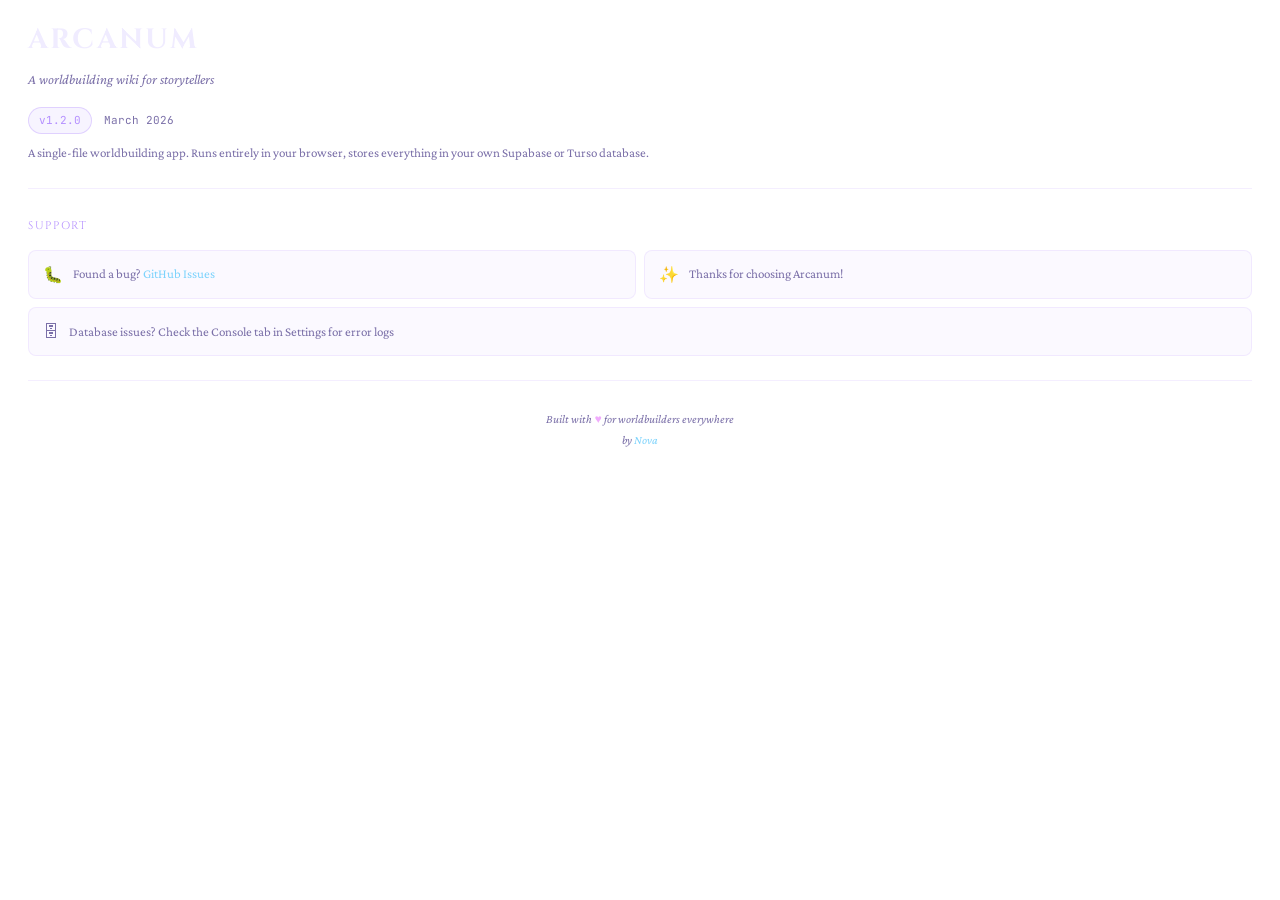
<file: assets/pages/about.html>
<!DOCTYPE html>
<html lang="en">
<head>
<meta charset="UTF-8">
<meta name="viewport" content="width=device-width, initial-scale=1.0">
<title>About — Arcanum</title>
<link href="https://fonts.googleapis.com/css2?family=Cinzel:wght@400;600;700&family=Crimson+Pro:ital,wght@0,300;0,400;0,600;1,300;1,400&family=JetBrains+Mono:wght@300;400&display=swap" rel="stylesheet">
<style>
  * { margin: 0; padding: 0; box-sizing: border-box; }

  :root {
    --void: #04020d;
    --glow: #b48fff;
    --glow2: #7dd3fc;
    --glow3: #f0abfc;
    --text: #d4c8ff;
    --text-dim: #7a6fa8;
    --text-bright: #f0ecff;
    --accent: #c084fc;
    --border: rgba(180,143,255,0.15);
    --border-bright: rgba(180,143,255,0.35);
  }

  body {
    background: transparent;
    color: var(--text);
    font-family: 'Crimson Pro', serif;
    font-size: 15px;
    line-height: 1.7;
    padding: 16px 28px 24px;
    overflow: hidden;
  }

  .section {
    margin-bottom: 28px;
    padding-bottom: 24px;
    border-bottom: 1px solid var(--border);
  }

  .section-title {
    font-family: 'Cinzel', serif;
    font-size: 11px;
    letter-spacing: 0.15em;
    text-transform: uppercase;
    color: var(--glow);
    margin-bottom: 14px;
  }

  .app-name {
    font-family: 'Cinzel', serif;
    font-size: 28px;
    font-weight: 700;
    color: var(--text-bright);
    letter-spacing: 0.08em;
    margin-bottom: 4px;
  }

  .app-tagline {
    font-size: 14px;
    color: var(--text-dim);
    font-style: italic;
    margin-bottom: 16px;
  }

  .version-row {
    display: flex;
    align-items: center;
    gap: 12px;
    margin-bottom: 8px;
  }

  .version-badge {
    font-family: 'JetBrains Mono', monospace;
    font-size: 11px;
    padding: 3px 10px;
    border-radius: 20px;
    background: rgba(180,143,255,0.1);
    border: 1px solid var(--border-bright);
    color: var(--glow);
  }

  .version-date {
    font-family: 'JetBrains Mono', monospace;
    font-size: 11px;
    color: var(--text-dim);
  }

  .support-row {
    display: flex;
    align-items: center;
    gap: 10px;
    padding: 10px 14px;
    background: rgba(180,143,255,0.05);
    border: 1px solid var(--border);
    border-radius: 8px;
    margin-bottom: 8px;
    font-size: 13px;
    color: var(--text-dim);
  }
  .support-row:last-child { margin-bottom: 0; }
  .support-row span:first-child { font-size: 16px; }
  .support-row a { color: var(--glow2); text-decoration: none; }
  .support-row a:hover { text-decoration: underline; }

  .divider {
    border: none;
    border-top: 1px solid var(--border);
    margin: 24px 0;
  }

  .changelog-btn {
    display: flex;
    align-items: center;
    gap: 10px;
    width: 100%;
    padding: 12px 18px;
    background: rgba(180,143,255,0.06);
    border: 1px solid var(--border-bright);
    border-radius: 10px;
    color: var(--text-bright);
    font-family: 'JetBrains Mono', monospace;
    font-size: 11px;
    letter-spacing: 0.1em;
    text-transform: uppercase;
    cursor: pointer;
    transition: all 0.2s;
    text-decoration: none;
  }
  .changelog-btn:hover {
    background: rgba(180,143,255,0.12);
    border-color: var(--glow);
    color: var(--glow);
  }
  .changelog-btn-arrow { margin-left: auto; opacity: 0.5; }

  .built-with {
    font-size: 12px;
    color: var(--text-dim);
    text-align: center;
    margin-top: 24px;
    font-style: italic;
  }
  .built-with span { color: var(--glow3); }
</style>
</head>
<body>

  <div class="section">
    <div class="app-name">ARCANUM</div>
    <div class="app-tagline">A worldbuilding wiki for storytellers</div>
    <div class="version-row">
      <span class="version-badge">v1.2.0</span>
      <span class="version-date">March 2026</span>
    </div>
    <p style="color:var(--text-dim);font-size:13px">A single-file worldbuilding app. Runs entirely in your browser, stores everything in your own Supabase or Turso database.</p>
  </div>

  <div class="section">
    <div class="section-title">Support</div>
    <div style="display:grid;grid-template-columns:1fr 1fr;gap:8px;margin-bottom:8px;align-items:stretch">
      <div class="support-row" style="margin-bottom:0">
        <span>🐛</span>
        <span>Found a bug? <a href="https://github.com/supernova0866/Arcanum/issues" target="_blank">GitHub Issues</a></span>
      </div>
      <div class="support-row" style="margin-bottom:0">
        <span>✨</span>
        <span>Thanks for choosing Arcanum!</span>
      </div>
    </div>
    <div class="support-row">
      <span>🗄</span>
      <span>Database issues? Check the Console tab in Settings for error logs</span>
    </div>
  </div>

  <div class="built-with">
    Built with <span>♥</span> for worldbuilders everywhere<br>
    by <a href="https://supernova0866.github.io/Lore/" target="_blank" style="color:var(--glow2);text-decoration:none;transition:opacity 0.15s" onmouseover="this.style.opacity='0.7'" onmouseout="this.style.opacity='1'">Nova</a>
  </div>

<script>
  window.addEventListener('message', e => {
    if (e.data?.type === 'set-theme') {
      document.documentElement.setAttribute('data-theme', e.data.theme || '');
      applyThemeVars(e.data.vars || {});
    }
  });
  function applyThemeVars(vars) {
    const root = document.documentElement;
    Object.entries(vars).forEach(([k, v]) => root.style.setProperty(k, v));
  }
  window.parent.postMessage({ type: 'request-theme' }, '*');
</script>
</body>
</html>
</file>
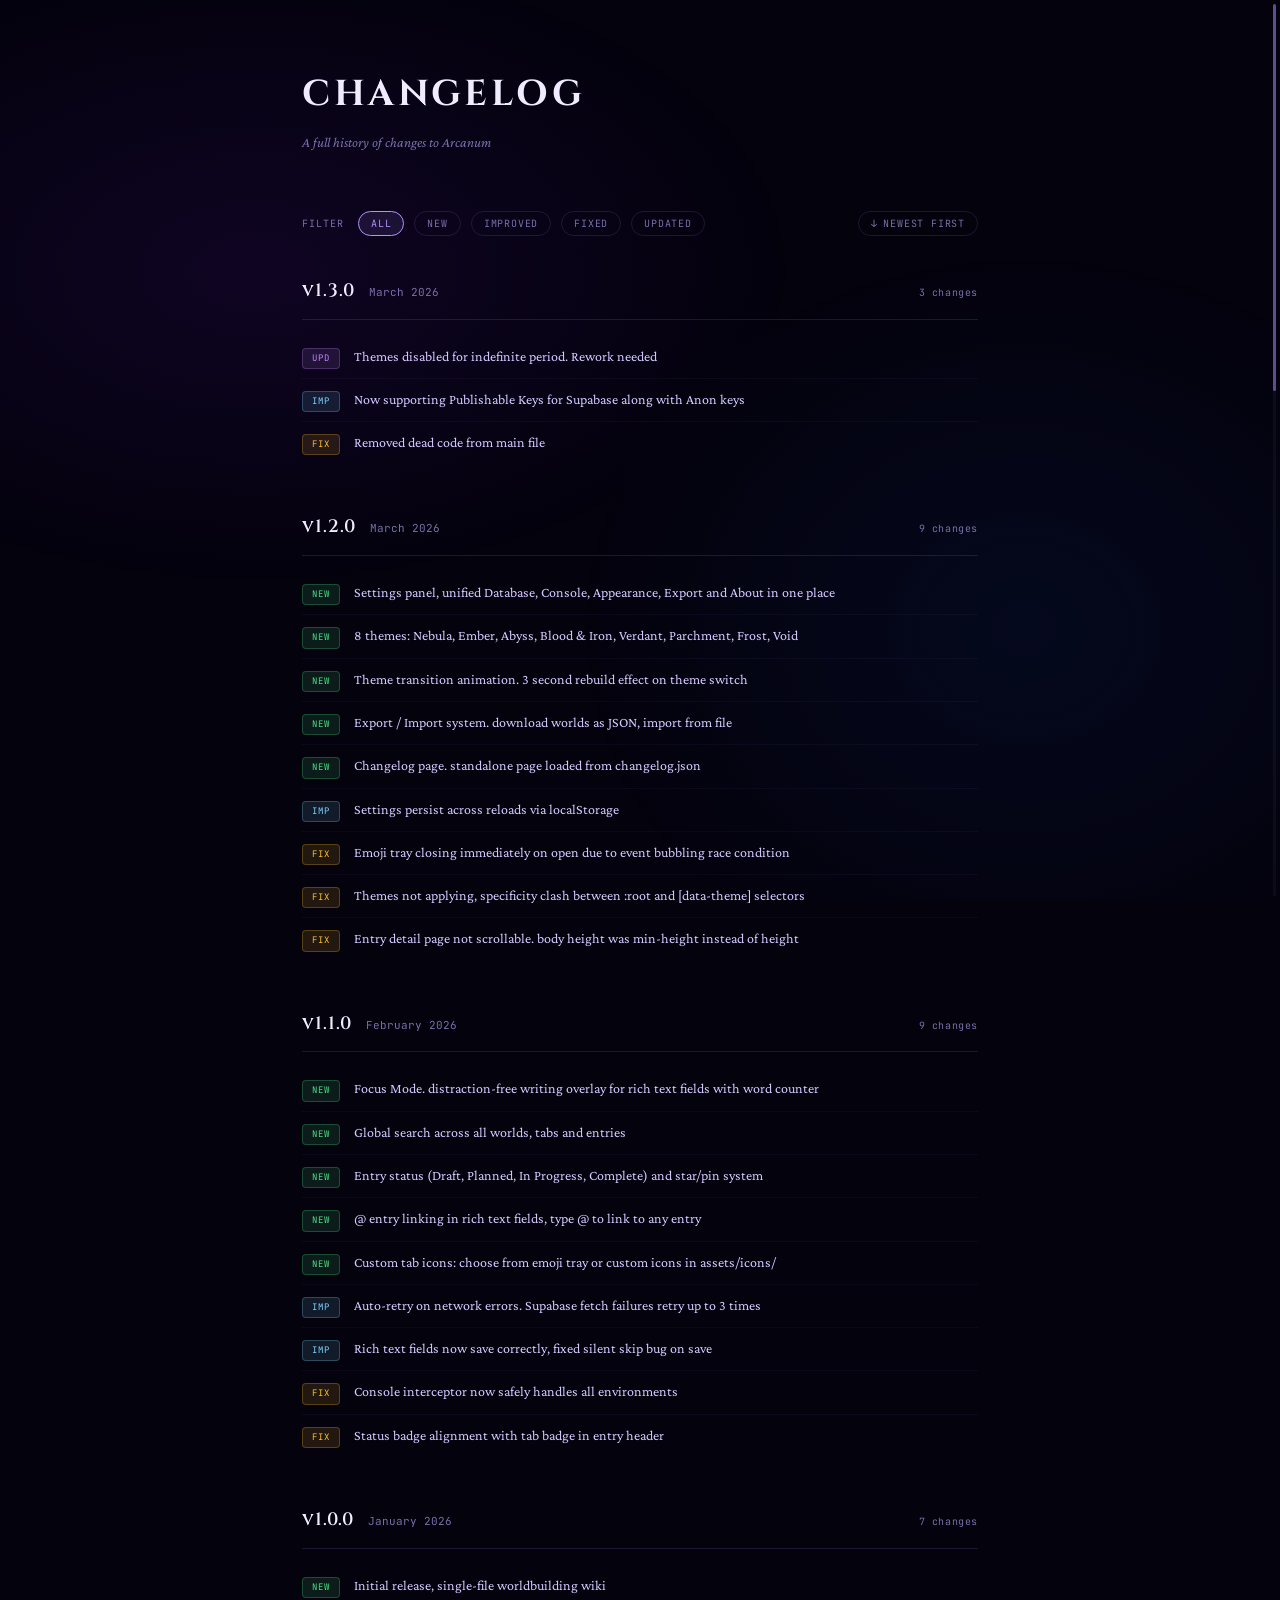
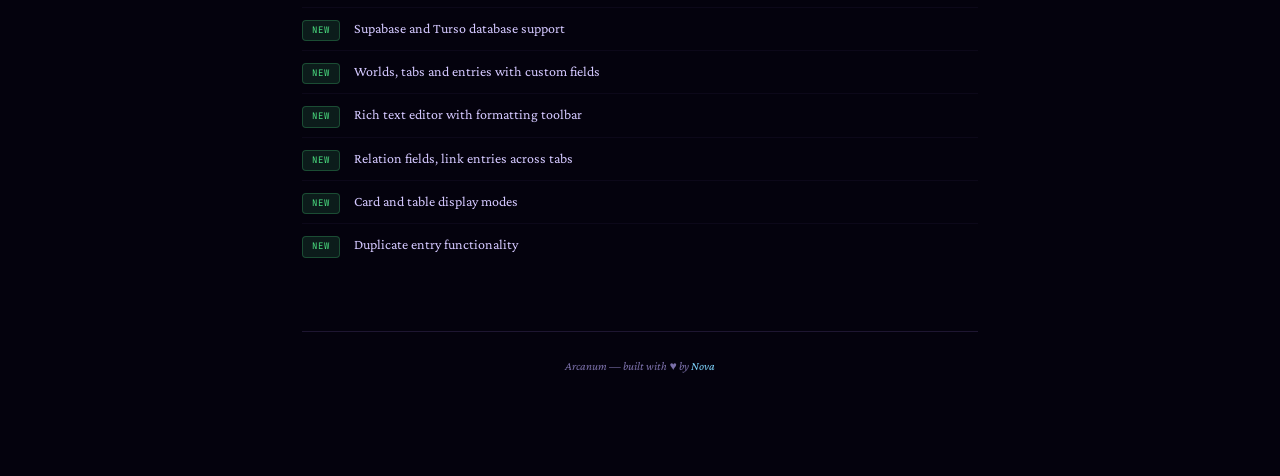
<file: assets/pages/changelog.html>
<!DOCTYPE html>
<html lang="en">
<head>
<meta charset="UTF-8">
<meta name="viewport" content="width=device-width, initial-scale=1.0">
<title>Changelog — Arcanum</title>
<script>
  (function() {
    const exts = ['svg','png','ico','jpg','jpeg','webp','gif'];
    let idx = 0;
    const link = document.createElement('link'); link.rel = 'icon';
    document.head.appendChild(link);
    function tryNext() {
      if (idx >= exts.length) return;
      const img = new Image();
      img.onload = () => { link.href = '../images/favicon.' + exts[idx-1]; };
      img.onerror = tryNext;
      img.src = '../images/favicon.' + exts[idx++];
    }
    tryNext();
  })();
</script>
<link href="https://fonts.googleapis.com/css2?family=Cinzel:wght@400;600;700&family=Crimson+Pro:ital,wght@0,300;0,400;0,600;1,300;1,400&family=JetBrains+Mono:wght@300;400&display=swap" rel="stylesheet">
<style>
  * { margin: 0; padding: 0; box-sizing: border-box; }

  :root {
    --void: #04020d;
    --deep: #080418;
    --glow: #b48fff;
    --glow2: #7dd3fc;
    --glow3: #f0abfc;
    --text: #d4c8ff;
    --text-dim: #7a6fa8;
    --text-bright: #f0ecff;
    --border: rgba(180,143,255,0.15);
    --border-bright: rgba(180,143,255,0.35);
  }

  body {
    background: var(--void);
    color: var(--text);
    font-family: 'Crimson Pro', serif;
    font-size: 15px;
    line-height: 1.7;
    min-height: 100vh;
    scrollbar-width: none;
  }
  body::-webkit-scrollbar { display: none; width: 0; }

  /* Starfield */
  .bg {
    position: fixed; inset: 0; z-index: 0; pointer-events: none;
    background:
      radial-gradient(ellipse 60% 50% at 20% 30%, rgba(100,30,200,0.12) 0%, transparent 70%),
      radial-gradient(ellipse 50% 60% at 80% 70%, rgba(20,80,180,0.10) 0%, transparent 70%);
  }

  .wrap {
    position: relative; z-index: 1;
    max-width: 740px;
    margin: 0 auto;
    padding: 64px 32px 100px;
  }

  /* Header */
  .header {
    margin-bottom: 56px;
  }
  .back-link {
    display: inline-flex; align-items: center; gap: 6px;
    font-family: 'JetBrains Mono', monospace;
    font-size: 10px; letter-spacing: 0.12em; text-transform: uppercase;
    color: var(--text-dim); text-decoration: none;
    margin-bottom: 32px;
    transition: color 0.15s;
  }
  .back-link:hover { color: var(--glow); }

  .header-title {
    font-family: 'Cinzel', serif;
    font-size: 36px; font-weight: 700;
    letter-spacing: 0.1em;
    color: var(--text-bright);
    margin-bottom: 6px;
  }
  .header-sub {
    font-size: 14px; color: var(--text-dim);
    font-style: italic;
  }

  /* Controls */
  .controls {
    display: flex; align-items: center; gap: 10px;
    margin-bottom: 40px;
    flex-wrap: wrap;
  }
  .filter-label {
    font-family: 'JetBrains Mono', monospace;
    font-size: 10px; letter-spacing: 0.1em; text-transform: uppercase;
    color: var(--text-dim);
    margin-right: 4px;
  }
  .filter-btn {
    font-family: 'JetBrains Mono', monospace;
    font-size: 10px; letter-spacing: 0.08em; text-transform: uppercase;
    padding: 5px 12px; border-radius: 20px;
    border: 1px solid var(--border);
    background: transparent; color: var(--text-dim);
    cursor: pointer; transition: all 0.15s;
  }
  .filter-btn:hover { border-color: var(--border-bright); color: var(--text); }
  .filter-btn.active { background: rgba(180,143,255,0.1); border-color: var(--glow); color: var(--glow); }
  .filter-btn.active-new  { background: rgba(74,222,128,0.08); border-color: rgba(74,222,128,0.4); color: #4ade80; }
  .filter-btn.active-imp  { background: rgba(125,211,252,0.08); border-color: rgba(125,211,252,0.4); color: #7dd3fc; }
  .filter-btn.active-fix  { background: rgba(251,191,36,0.08); border-color: rgba(251,191,36,0.4); color: #fbbf24; }
  .filter-btn.active-upd  { background: rgba(192,132,252,0.08); border-color: rgba(192,132,252,0.4); color: #c084fc; }

  .sort-btn {
    margin-left: auto;
    font-family: 'JetBrains Mono', monospace;
    font-size: 10px; letter-spacing: 0.08em; text-transform: uppercase;
    padding: 5px 12px; border-radius: 20px;
    border: 1px solid var(--border);
    background: transparent; color: var(--text-dim);
    cursor: pointer; transition: all 0.15s;
    display: flex; align-items: center; gap: 6px;
  }
  .sort-btn:hover { border-color: var(--border-bright); color: var(--text); }

  /* Version block */
  .version-block {
    margin-bottom: 48px;
    animation: fadeUp 0.4s ease both;
  }
  @keyframes fadeUp {
    from { opacity: 0; transform: translateY(12px); }
    to   { opacity: 1; transform: translateY(0); }
  }

  .version-header {
    display: flex; align-items: baseline; gap: 14px;
    margin-bottom: 16px;
    padding-bottom: 12px;
    border-bottom: 1px solid var(--border);
  }
  .version-num {
    font-family: 'Cinzel', serif;
    font-size: 18px; font-weight: 600;
    color: var(--text-bright);
    letter-spacing: 0.06em;
  }
  .version-date {
    font-family: 'JetBrains Mono', monospace;
    font-size: 11px; color: var(--text-dim);
  }
  .version-count {
    margin-left: auto;
    font-family: 'JetBrains Mono', monospace;
    font-size: 10px; color: var(--text-dim);
    letter-spacing: 0.06em;
  }

  .entry {
    display: flex; gap: 14px; align-items: flex-start;
    padding: 9px 0;
    border-bottom: 1px solid rgba(180,143,255,0.05);
    transition: opacity 0.2s;
  }
  .entry:last-child { border-bottom: none; }
  .entry.hidden { display: none; }

  .tag {
    font-family: 'JetBrains Mono', monospace;
    font-size: 9px; text-transform: uppercase; letter-spacing: 0.08em;
    padding: 2px 8px; border-radius: 4px;
    flex-shrink: 0; margin-top: 3px;
    width: 38px; text-align: center;
  }
  .tag-new { background: rgba(74,222,128,0.12);  color: #4ade80; border: 1px solid rgba(74,222,128,0.25); }
  .tag-imp { background: rgba(125,211,252,0.12); color: #7dd3fc; border: 1px solid rgba(125,211,252,0.25); }
  .tag-fix { background: rgba(251,191,36,0.12);  color: #fbbf24; border: 1px solid rgba(251,191,36,0.25); }
  .tag-upd { background: rgba(192,132,252,0.12); color: #c084fc; border: 1px solid rgba(192,132,252,0.25); }

  .entry-text { font-size: 14px; color: var(--text); line-height: 1.6; }

  /* Empty state */
  .empty {
    text-align: center; padding: 48px 0;
    font-family: 'JetBrains Mono', monospace;
    font-size: 11px; color: var(--text-dim);
    letter-spacing: 0.08em;
    display: none;
  }

  /* Footer */
  .footer {
    margin-top: 64px; padding-top: 24px;
    border-top: 1px solid var(--border);
    text-align: center;
    font-size: 12px; color: var(--text-dim);
    font-style: italic;
  }
  .footer a { color: var(--glow2); text-decoration: none; }
  .footer a:hover { text-decoration: underline; }

  /* Custom scrollbar */
  .scrollbar-track {
    position: fixed; right: 4px; top: 4px; bottom: 4px;
    width: 3px; border-radius: 3px;
    background: rgba(255,255,255,0.04);
    z-index: 999; pointer-events: none;
  }
  .scrollbar-thumb {
    position: absolute; left: 0; right: 0;
    border-radius: 3px;
    background: var(--glow);
    opacity: 0.5;
    transition: opacity 0.2s;
    min-height: 32px;
  }
  body:hover .scrollbar-thumb { opacity: 0.8; }
    text-align: center; padding: 80px 0;
    font-family: 'JetBrains Mono', monospace;
    font-size: 11px; color: var(--text-dim);
    letter-spacing: 0.1em;
  }
  .dots span {
    animation: blink 1.2s infinite;
    opacity: 0;
  }
  .dots span:nth-child(2) { animation-delay: 0.2s; }
  .dots span:nth-child(3) { animation-delay: 0.4s; }
  @keyframes blink { 0%,100%{opacity:0} 50%{opacity:1} }
</style>
</head>
<body>

<div class="scrollbar-track"><div class="scrollbar-thumb" id="sb-thumb"></div></div>

<div class="bg"></div>

<div class="wrap">
  <div class="header">
<div class="header-title">CHANGELOG</div>
    <div class="header-sub">A full history of changes to Arcanum</div>
  </div>

  <div class="controls" id="controls" style="display:none">
    <span class="filter-label">Filter</span>
    <button class="filter-btn active" data-filter="all" onclick="setFilter('all', this)">All</button>
    <button class="filter-btn" data-filter="new" onclick="setFilter('new', this)">New</button>
    <button class="filter-btn" data-filter="imp" onclick="setFilter('imp', this)">Improved</button>
    <button class="filter-btn" data-filter="fix" onclick="setFilter('fix', this)">Fixed</button>
    <button class="filter-btn" data-filter="upd" onclick="setFilter('upd', this)">Updated</button>
    <button class="sort-btn" id="sort-btn" onclick="toggleSort()">
      <span id="sort-icon">↓</span> <span id="sort-label">Newest first</span>
    </button>
  </div>

  <div id="loading">
    Loading<span class="dots"><span>.</span><span>.</span><span>.</span></span>
  </div>

  <div id="changelog" style="display:none"></div>
  <div class="empty" id="empty">No entries match this filter</div>

  <div class="footer">
    Arcanum — built with ♥ by <a href="https://supernova0866.github.io/Lore/" target="_blank">Nova</a>
  </div>
</div>

<script>
  let data = [];
  let sortAsc = false; // newest first by default
  let activeFilter = 'all';

  async function load() {
    try {
      const resp = await fetch('../changelog.json');
      if (!resp.ok) throw new Error();
      data = await resp.json();
    } catch(e) {
      document.getElementById('loading').textContent = 'Could not load changelog.json';
      return;
    }
    document.getElementById('loading').style.display = 'none';
    document.getElementById('changelog').style.display = '';
    document.getElementById('controls').style.display = 'flex';
    render();
  }

  function render() {
    const container = document.getElementById('changelog');
    const sorted = sortAsc ? [...data].reverse() : [...data];

    let totalVisible = 0;
    container.innerHTML = sorted.map((v, i) => {
      const entries = v.entries.filter(e => activeFilter === 'all' || e.tag === activeFilter);
      if (entries.length === 0) return '';
      totalVisible += entries.length;

      const date = new Date(v.date).toLocaleDateString('en-US', { year: 'numeric', month: 'long' });
      return `
        <div class="version-block" style="animation-delay:${i * 0.06}s">
          <div class="version-header">
            <span class="version-num">v${v.version}</span>
            <span class="version-date">${date}</span>
            <span class="version-count">${entries.length} change${entries.length !== 1 ? 's' : ''}</span>
          </div>
          ${entries.map(e => `
            <div class="entry">
              <span class="tag tag-${e.tag}">${e.tag}</span>
              <span class="entry-text">${e.text}</span>
            </div>`).join('')}
        </div>`;
    }).join('');

    document.getElementById('empty').style.display = totalVisible === 0 ? 'block' : 'none';
  }

  function setFilter(filter, btn) {
    activeFilter = filter;
    document.querySelectorAll('.filter-btn').forEach(b => {
      b.className = 'filter-btn';
      if (b === btn) b.classList.add(filter === 'all' ? 'active' : `active-${filter}`);
    });
    render();
  }

  function toggleSort() {
    sortAsc = !sortAsc;
    document.getElementById('sort-icon').textContent = sortAsc ? '↑' : '↓';
    document.getElementById('sort-label').textContent = sortAsc ? 'Oldest first' : 'Newest first';
    render();
  }

  load();

  // Custom scrollbar
  function updateScrollbar() {
    const thumb = document.getElementById('sb-thumb');
    if (!thumb) return;
    const doc = document.documentElement;
    const scrollable = doc.scrollHeight - doc.clientHeight;
    if (scrollable <= 0) { thumb.style.display = 'none'; return; }
    thumb.style.display = '';
    const trackH = doc.clientHeight - 8;
    const thumbH = Math.max(32, (doc.clientHeight / doc.scrollHeight) * trackH);
    const thumbTop = (window.scrollY / scrollable) * (trackH - thumbH);
    thumb.style.height = thumbH + 'px';
    thumb.style.top = thumbTop + 'px';
  }
  window.addEventListener('scroll', updateScrollbar);
  window.addEventListener('resize', updateScrollbar);
  setTimeout(updateScrollbar, 100);
</script>
</body>
</html>
</file>
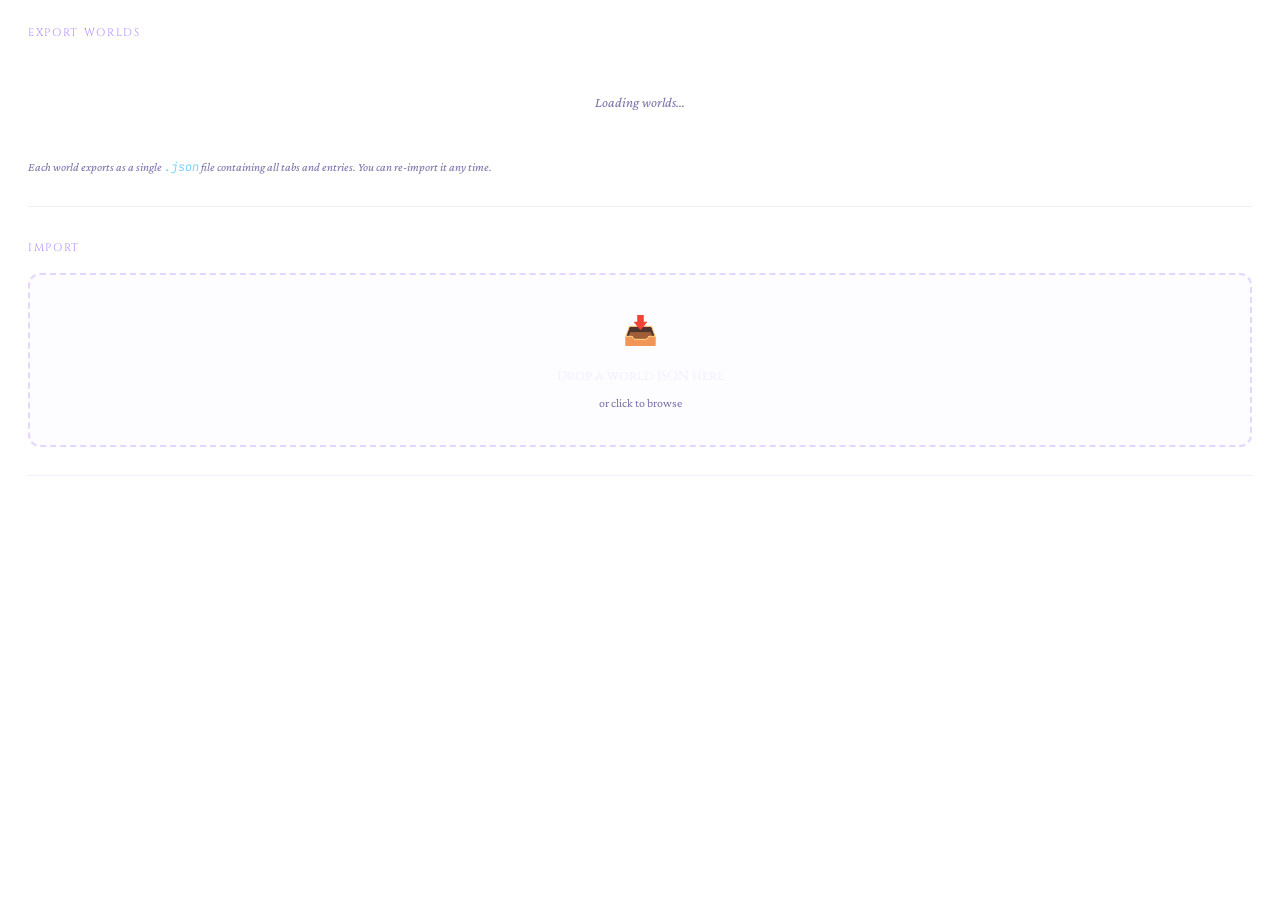
<file: assets/pages/export.html>
<!DOCTYPE html>
<html lang="en">
<head>
<meta charset="UTF-8">
<meta name="viewport" content="width=device-width, initial-scale=1.0">
<title>Export — Arcanum</title>
<link href="https://fonts.googleapis.com/css2?family=Cinzel:wght@400;600;700&family=Crimson+Pro:ital,wght@0,300;0,400;0,600;1,300;1,400&family=JetBrains+Mono:wght@300;400&display=swap" rel="stylesheet">
<style>
  * { margin: 0; padding: 0; box-sizing: border-box; }

  :root {
    --void: #04020d;
    --glow: #b48fff;
    --glow2: #7dd3fc;
    --glow3: #f0abfc;
    --text: #d4c8ff;
    --text-dim: #7a6fa8;
    --text-bright: #f0ecff;
    --accent: #c084fc;
    --border: rgba(180,143,255,0.15);
    --border-bright: rgba(180,143,255,0.35);
  }

  body {
    background: transparent;
    color: var(--text);
    font-family: 'Crimson Pro', serif;
    font-size: 15px;
    line-height: 1.7;
    padding: 24px 28px;
    overflow-y: auto;
    scrollbar-width: thin;
    scrollbar-color: var(--glow) transparent;
  }
  body::-webkit-scrollbar { width: 4px; }
  body::-webkit-scrollbar-track { background: rgba(255,255,255,0.04); border-radius: 2px; }
  body::-webkit-scrollbar-thumb { background: var(--glow); border-radius: 2px; }

  .section-title {
    font-family: 'Cinzel', serif;
    font-size: 11px;
    letter-spacing: 0.15em;
    text-transform: uppercase;
    color: var(--glow);
    margin-bottom: 16px;
  }

  .section {
    margin-bottom: 32px;
    padding-bottom: 28px;
    border-bottom: 1px solid var(--border);
  }
  .section:last-child { border-bottom: none; margin-bottom: 0; }

  .world-export-row {
    display: flex;
    align-items: center;
    justify-content: space-between;
    padding: 12px 16px;
    background: rgba(180,143,255,0.05);
    border: 1px solid var(--border);
    border-radius: 10px;
    margin-bottom: 8px;
    transition: border-color 0.2s;
  }
  .world-export-row:hover { border-color: var(--border-bright); }

  .world-row-left { display: flex; align-items: center; gap: 12px; }
  .world-row-icon { font-size: 20px; }
  .world-row-name {
    font-family: 'Cinzel', serif;
    font-size: 13px;
    color: var(--text-bright);
  }
  .world-row-meta {
    font-family: 'JetBrains Mono', monospace;
    font-size: 10px;
    color: var(--text-dim);
    margin-top: 2px;
  }

  .btn-export {
    background: rgba(180,143,255,0.1);
    border: 1px solid var(--border-bright);
    border-radius: 7px;
    color: var(--glow);
    font-family: 'JetBrains Mono', monospace;
    font-size: 10px;
    letter-spacing: 0.08em;
    padding: 6px 14px;
    cursor: pointer;
    transition: all 0.15s;
    display: flex; align-items: center; gap: 6px;
  }
  .btn-export:hover { background: rgba(180,143,255,0.2); }
  .btn-export:active { transform: scale(0.97); }
  .btn-export.downloading { opacity: 0.6; pointer-events: none; }

  .empty-msg {
    text-align: center;
    padding: 32px;
    color: var(--text-dim);
    font-style: italic;
    font-size: 14px;
  }

  /* Import */
  .import-drop {
    border: 2px dashed var(--border-bright);
    border-radius: 12px;
    padding: 32px;
    text-align: center;
    cursor: pointer;
    transition: all 0.2s;
    background: rgba(180,143,255,0.03);
  }
  .import-drop:hover, .import-drop.drag-over {
    border-color: var(--glow);
    background: rgba(180,143,255,0.08);
  }
  .import-drop-icon { font-size: 28px; margin-bottom: 10px; }
  .import-drop-label {
    font-family: 'Cinzel', serif;
    font-size: 13px;
    color: var(--text-bright);
    margin-bottom: 6px;
  }
  .import-drop-sub {
    font-size: 12px;
    color: var(--text-dim);
  }
  #import-file-input { display: none; }

  .import-status {
    margin-top: 14px;
    padding: 10px 14px;
    border-radius: 8px;
    font-family: 'JetBrains Mono', monospace;
    font-size: 11px;
    display: none;
  }
  .import-status.success {
    display: block;
    background: rgba(74,222,128,0.1);
    border: 1px solid rgba(74,222,128,0.3);
    color: #4ade80;
  }
  .import-status.error {
    display: block;
    background: rgba(248,113,113,0.1);
    border: 1px solid rgba(248,113,113,0.3);
    color: #f87171;
  }

  .note {
    font-size: 12px;
    color: var(--text-dim);
    font-style: italic;
    margin-top: 12px;
    line-height: 1.6;
  }
</style>
</head>
<body>

  <div class="section">
    <div class="section-title">Export Worlds</div>
    <div id="worlds-list"><div class="empty-msg">Loading worlds…</div></div>
    <p class="note">Each world exports as a single <code style="font-family:'JetBrains Mono',monospace;color:var(--glow2)">.json</code> file containing all tabs and entries. You can re-import it any time.</p>
  </div>

  <div class="section">
    <div class="section-title">Import</div>
    <div class="import-drop" id="import-drop" onclick="document.getElementById('import-file-input').click()">
      <div class="import-drop-icon">📥</div>
      <div class="import-drop-label">Drop a world JSON here</div>
      <div class="import-drop-sub">or click to browse</div>
    </div>
    <input type="file" id="import-file-input" accept=".json">
    <div class="import-status" id="import-status"></div>
  </div>

<script>
  let appData = null;

  // Receive data from parent
  window.addEventListener('message', e => {
    if (e.data?.type === 'export-data') {
      appData = e.data.data;
      renderWorlds();
    }
    if (e.data?.type === 'set-theme') {
      document.documentElement.setAttribute('data-theme', e.data.theme || '');
      applyThemeVars(e.data.vars || {});
    }
    if (e.data?.type === 'import-done') {
      showStatus('success', `✓ "${e.data.worldName}" imported successfully. Reload to see it.`);
    }
    if (e.data?.type === 'import-error') {
      showStatus('error', '✕ Import failed: ' + e.data.message);
    }
  });

  function applyThemeVars(vars) {
    const root = document.documentElement;
    Object.entries(vars).forEach(([k, v]) => root.style.setProperty(k, v));
  }

  // Ask parent for data on load
  window.parent.postMessage({ type: 'request-export-data' }, '*');
  window.parent.postMessage({ type: 'request-theme' }, '*');

  function renderWorlds() {
    const el = document.getElementById('worlds-list');
    if (!appData || !appData.worlds || appData.worlds.length === 0) {
      el.innerHTML = '<div class="empty-msg">No worlds found. Create one first!</div>';
      return;
    }
    el.innerHTML = appData.worlds.map(w => {
      const tabs = (appData.tabs || []).filter(t => t.worldId === w.id);
      const entryCount = tabs.reduce((s, t) => s + ((appData.entries || {})[t.id] || []).length, 0);
      return `<div class="world-export-row">
        <div class="world-row-left">
          <span class="world-row-icon">${w.icon || '🌍'}</span>
          <div>
            <div class="world-row-name">${escHtml(w.name)}</div>
            <div class="world-row-meta">${tabs.length} tab${tabs.length !== 1 ? 's' : ''} · ${entryCount} entr${entryCount !== 1 ? 'ies' : 'y'}</div>
          </div>
        </div>
        <button class="btn-export" onclick="exportWorld('${w.id}')">↓ Download</button>
      </div>`;
    }).join('');
  }

  function escHtml(s) {
    return String(s || '').replace(/&/g,'&amp;').replace(/</g,'&lt;').replace(/>/g,'&gt;').replace(/"/g,'&quot;').replace(/'/g,'&#39;');
  }

  function exportWorld(worldId) {
    if (!appData) return;
    const world = appData.worlds.find(w => w.id === worldId);
    if (!world) return;
    const tabs = (appData.tabs || []).filter(t => t.worldId === worldId);
    const entries = {};
    tabs.forEach(t => { entries[t.id] = (appData.entries || {})[t.id] || []; });

    const payload = {
      arcanum_export: true,
      version: '1.2.0',
      exported_at: new Date().toISOString(),
      world,
      tabs,
      entries
    };

    const blob = new Blob([JSON.stringify(payload, null, 2)], { type: 'application/json' });
    const url = URL.createObjectURL(blob);
    const a = document.createElement('a');
    a.href = url;
    a.download = `${world.name.replace(/[^a-z0-9]/gi, '-').toLowerCase()}.json`;
    a.click();
    URL.revokeObjectURL(url);
  }

  // Import
  const drop = document.getElementById('import-drop');
  const fileInput = document.getElementById('import-file-input');

  drop.addEventListener('dragover', e => { e.preventDefault(); drop.classList.add('drag-over'); });
  drop.addEventListener('dragleave', () => drop.classList.remove('drag-over'));
  drop.addEventListener('drop', e => {
    e.preventDefault(); drop.classList.remove('drag-over');
    const file = e.dataTransfer.files[0];
    if (file) processImport(file);
  });
  fileInput.addEventListener('change', () => {
    if (fileInput.files[0]) processImport(fileInput.files[0]);
  });

  function processImport(file) {
    const reader = new FileReader();
    reader.onload = e => {
      try {
        const data = JSON.parse(e.target.result);
        if (!data.arcanum_export) throw new Error('Not a valid Arcanum export file.');
        if (!data.world || !data.tabs) throw new Error('Missing world or tabs data.');
        // Send to parent to handle DB write
        window.parent.postMessage({ type: 'import-world', data }, '*');
        showStatus('success', `✓ Importing "${data.world.name}"…`);
      } catch(err) {
        showStatus('error', '✕ ' + err.message);
      }
    };
    reader.readAsText(file);
  }

  function showStatus(type, msg) {
    const el = document.getElementById('import-status');
    el.textContent = msg;
    el.className = 'import-status ' + type;
  }
</script>
</body>
</html>
</file>
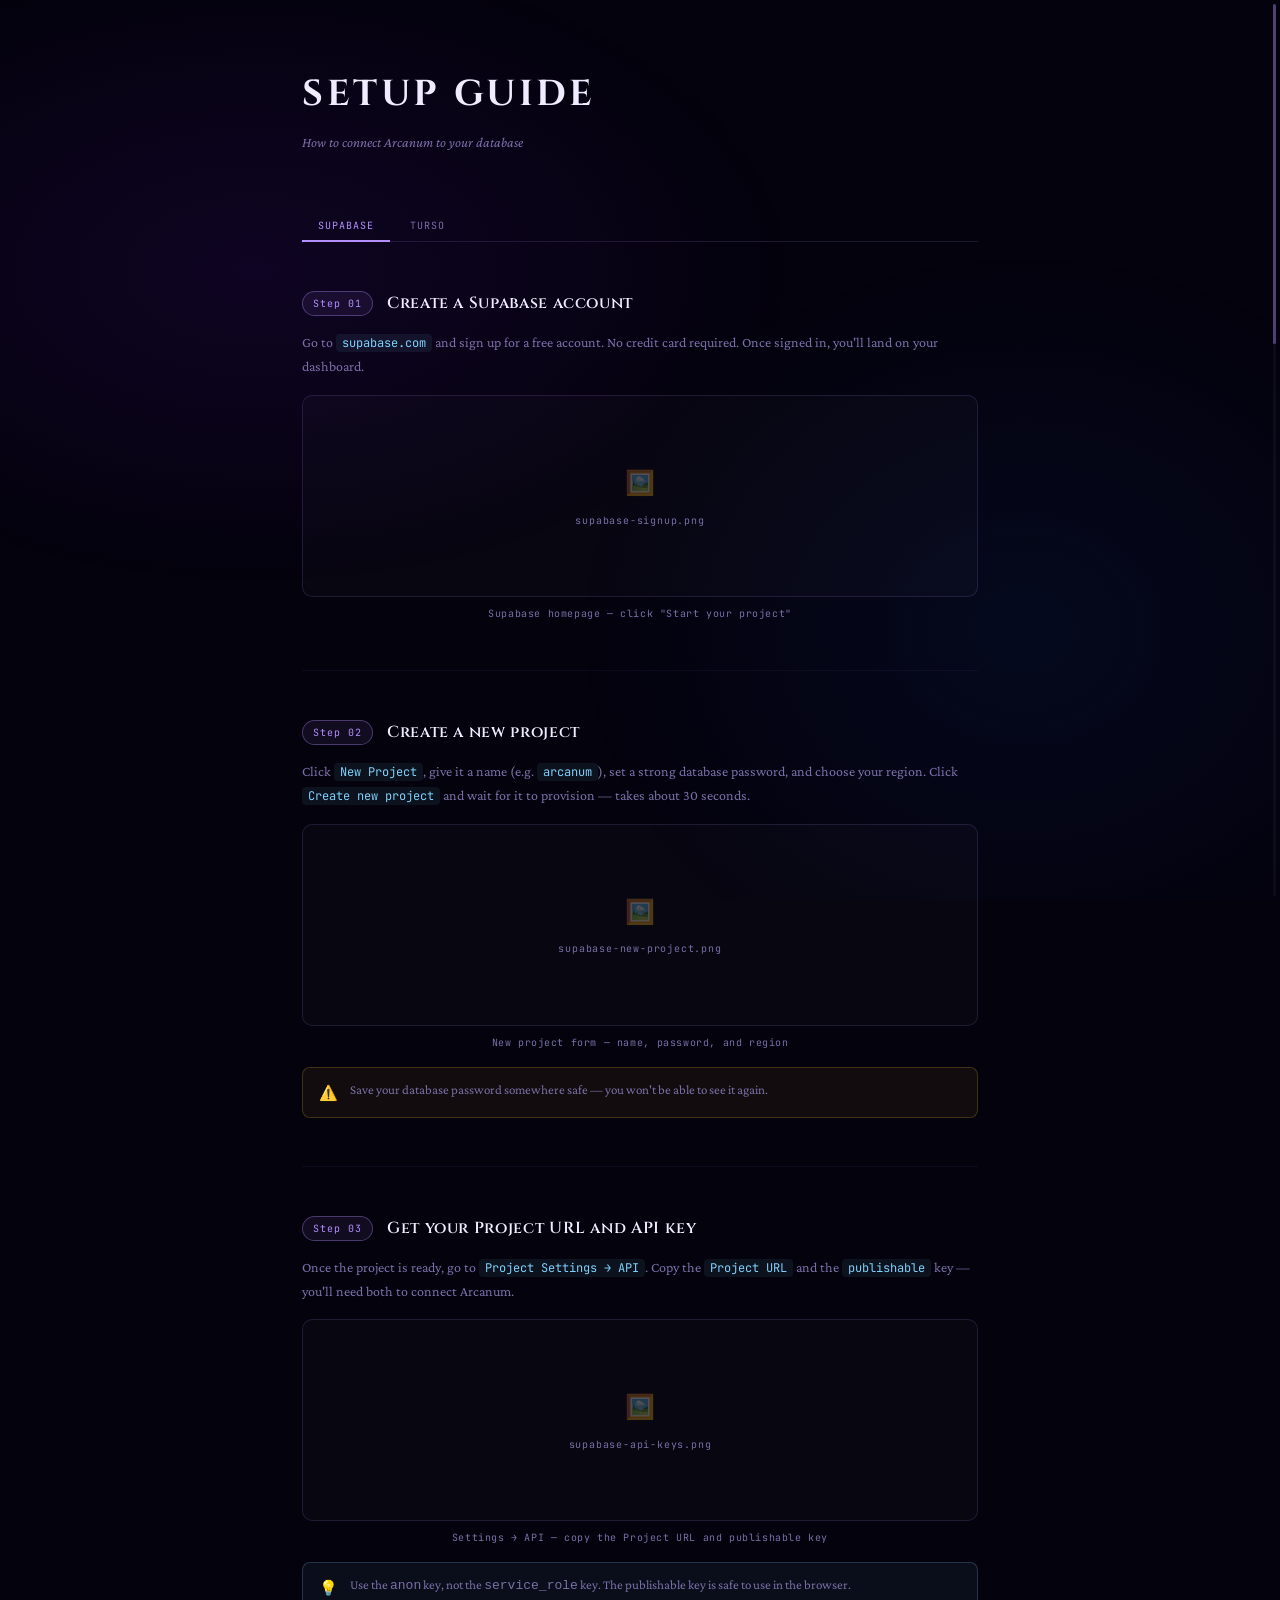
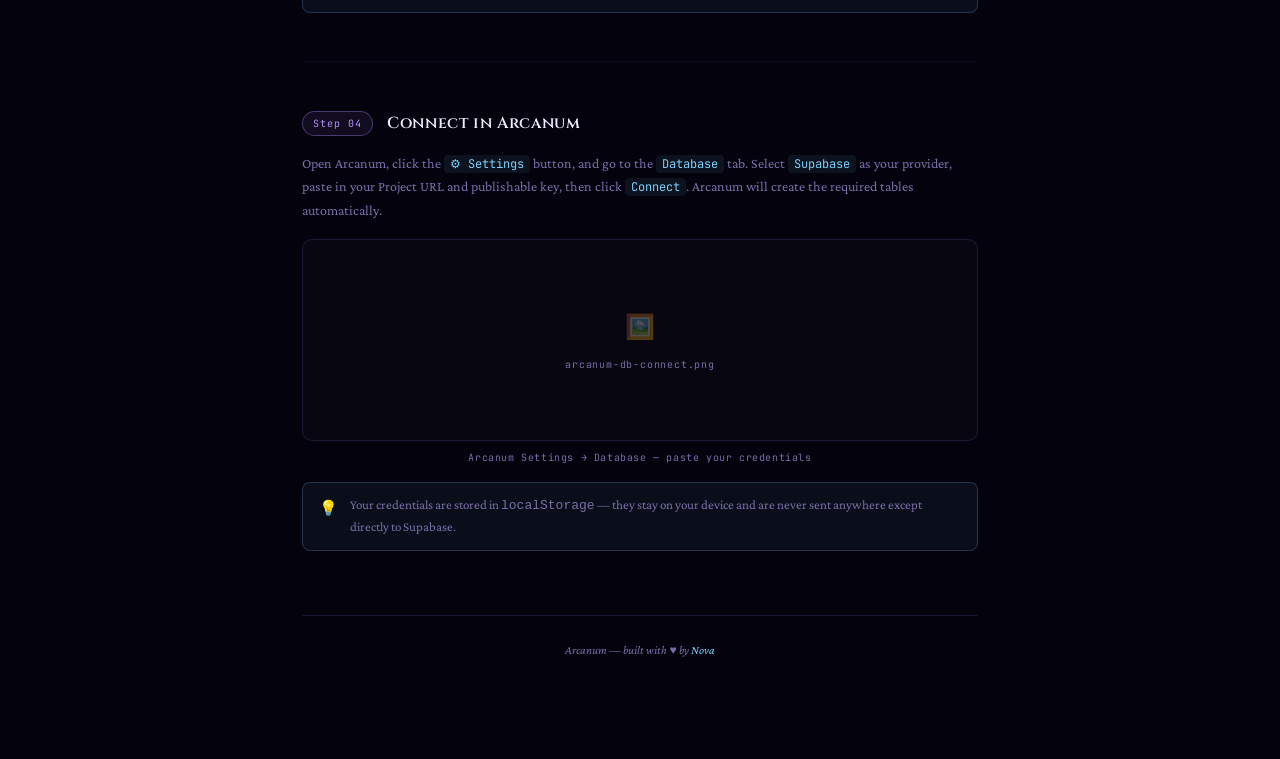
<file: assets/pages/guide.html>
<!DOCTYPE html>
<html lang="en">
<head>
<meta charset="UTF-8">
<meta name="viewport" content="width=device-width, initial-scale=1.0">
<title>Setup Guide — Arcanum</title>
<script>
  (function() {
    const exts = ['svg','png','ico','jpg','jpeg','webp','gif'];
    let idx = 0;
    const link = document.createElement('link'); link.rel = 'icon';
    document.head.appendChild(link);
    function tryNext() {
      if (idx >= exts.length) return;
      const img = new Image();
      img.onload = () => { link.href = '../images/favicon.' + exts[idx-1]; };
      img.onerror = tryNext;
      img.src = '../images/favicon.' + exts[idx++];
    }
    tryNext();
  })();
</script>
<link href="https://fonts.googleapis.com/css2?family=Cinzel:wght@400;600;700&family=Crimson+Pro:ital,wght@0,300;0,400;0,600;1,300;1,400&family=JetBrains+Mono:wght@300;400&display=swap" rel="stylesheet">
<style>
  * { margin: 0; padding: 0; box-sizing: border-box; }

  :root {
    --void: #04020d;
    --deep: #080418;
    --glow: #b48fff;
    --glow2: #7dd3fc;
    --glow3: #f0abfc;
    --text: #d4c8ff;
    --text-dim: #7a6fa8;
    --text-bright: #f0ecff;
    --border: rgba(180,143,255,0.15);
    --border-bright: rgba(180,143,255,0.35);
  }

  body {
    background: var(--void);
    color: var(--text);
    font-family: 'Crimson Pro', serif;
    font-size: 15px;
    line-height: 1.7;
    min-height: 100vh;
    scrollbar-width: none;
  }
  body::-webkit-scrollbar { display: none; width: 0; }

  .bg {
    position: fixed; inset: 0; z-index: 0; pointer-events: none;
    background:
      radial-gradient(ellipse 60% 50% at 20% 30%, rgba(100,30,200,0.12) 0%, transparent 70%),
      radial-gradient(ellipse 50% 60% at 80% 70%, rgba(20,80,180,0.10) 0%, transparent 70%);
  }

  .wrap {
    position: relative; z-index: 1;
    max-width: 740px;
    margin: 0 auto;
    padding: 64px 32px 100px;
  }

  /* Header */
  .header { margin-bottom: 56px; }
  .header-title {
    font-family: 'Cinzel', serif;
    font-size: 36px; font-weight: 700;
    letter-spacing: 0.1em;
    color: var(--text-bright);
    margin-bottom: 6px;
  }
  .header-sub {
    font-size: 14px; color: var(--text-dim);
    font-style: italic;
  }

  /* Tab switcher */
  .tab-bar {
    display: flex; gap: 4px;
    margin-bottom: 48px;
    border-bottom: 1px solid var(--border);
    padding-bottom: 0;
  }
  .tab-btn {
    font-family: 'JetBrains Mono', monospace;
    font-size: 10px; letter-spacing: 0.1em; text-transform: uppercase;
    padding: 8px 16px;
    border: none; background: transparent;
    color: var(--text-dim); cursor: pointer;
    border-bottom: 2px solid transparent;
    margin-bottom: -1px;
    transition: all 0.15s;
  }
  .tab-btn:hover { color: var(--text); }
  .tab-btn.active { color: var(--glow); border-bottom-color: var(--glow); }

  .tab-panel { display: none; }
  .tab-panel.active { display: block; }

  /* Step */
  .step {
    margin-bottom: 48px;
    animation: fadeUp 0.4s ease both;
  }
  @keyframes fadeUp {
    from { opacity: 0; transform: translateY(12px); }
    to   { opacity: 1; transform: translateY(0); }
  }

  .step-header {
    display: flex; align-items: center; gap: 14px;
    margin-bottom: 14px;
  }
  .step-num {
    font-family: 'JetBrains Mono', monospace;
    font-size: 10px; letter-spacing: 0.1em;
    color: var(--glow);
    background: rgba(180,143,255,0.08);
    border: 1px solid var(--border-bright);
    border-radius: 20px;
    padding: 3px 10px;
    flex-shrink: 0;
  }
  .step-title {
    font-family: 'Cinzel', serif;
    font-size: 16px; font-weight: 600;
    color: var(--text-bright);
    letter-spacing: 0.04em;
  }

  .step-body {
    padding-left: 0;
  }
  .step-desc {
    font-size: 14px; color: var(--text-dim);
    margin-bottom: 16px;
    line-height: 1.7;
  }
  .step-desc code {
    font-family: 'JetBrains Mono', monospace;
    font-size: 12px;
    color: var(--glow2);
    background: rgba(125,211,252,0.08);
    padding: 1px 6px; border-radius: 4px;
  }

  /* Image placeholder */
  .step-img {
    width: 100%;
    border-radius: 10px;
    border: 1px solid var(--border);
    overflow: hidden;
    margin-bottom: 8px;
    background: rgba(255,255,255,0.02);
    position: relative;
  }
  .step-img img {
    width: 100%; display: block;
    border-radius: 10px;
  }
  .step-img-placeholder {
    width: 100%; height: 200px;
    display: flex; flex-direction: column;
    align-items: center; justify-content: center;
    gap: 8px;
    color: var(--text-dim);
    font-family: 'JetBrains Mono', monospace;
    font-size: 10px; letter-spacing: 0.08em;
  }
  .step-img-placeholder-icon { font-size: 24px; opacity: 0.3; }
  .step-img-caption {
    font-family: 'JetBrains Mono', monospace;
    font-size: 10px; letter-spacing: 0.06em;
    color: var(--text-dim);
    text-align: center;
    margin-bottom: 16px;
  }

  /* Note / tip box */
  .note {
    display: flex; gap: 12px;
    padding: 12px 16px;
    border-radius: 8px;
    margin: 16px 0;
    font-size: 13px; line-height: 1.6;
  }
  .note-tip  { background: rgba(125,211,252,0.06); border: 1px solid rgba(125,211,252,0.2); color: var(--text-dim); }
  .note-warn { background: rgba(251,191,36,0.06);  border: 1px solid rgba(251,191,36,0.2);  color: var(--text-dim); }
  .note-icon { font-size: 15px; flex-shrink: 0; margin-top: 1px; }

  /* Divider between steps */
  .step-divider {
    border: none;
    border-top: 1px solid rgba(180,143,255,0.06);
    margin: 0 0 48px;
  }

  /* Footer */
  .footer {
    margin-top: 64px; padding-top: 24px;
    border-top: 1px solid var(--border);
    text-align: center;
    font-size: 12px; color: var(--text-dim);
    font-style: italic;
  }
  .footer a { color: var(--glow2); text-decoration: none; }
  .footer a:hover { text-decoration: underline; }

  /* Custom scrollbar */
  .scrollbar-track {
    position: fixed; right: 4px; top: 4px; bottom: 4px;
    width: 3px; border-radius: 3px;
    background: rgba(255,255,255,0.04);
    z-index: 999; pointer-events: none;
  }
  .scrollbar-thumb {
    position: absolute; left: 0; right: 0;
    border-radius: 3px;
    background: var(--glow);
    opacity: 0.4;
    transition: opacity 0.2s;
    min-height: 32px;
  }
  body:hover .scrollbar-thumb { opacity: 0.8; }
</style>
</head>
<body>

<div class="scrollbar-track"><div class="scrollbar-thumb" id="sb-thumb"></div></div>
<div class="bg"></div>

<div class="wrap">

  <div class="header">
    <div class="header-title">SETUP GUIDE</div>
    <div class="header-sub">How to connect Arcanum to your database</div>
  </div>

  <!-- Tab bar -->
  <div class="tab-bar">
    <button class="tab-btn active" onclick="switchTab('supabase', this)">Supabase</button>
    <button class="tab-btn" onclick="switchTab('turso', this)">Turso</button>
  </div>

  <!-- ── SUPABASE ── -->
  <div class="tab-panel active" id="tab-supabase">

    <div class="step" style="animation-delay:0s">
      <div class="step-header">
        <span class="step-num">Step 01</span>
        <span class="step-title">Create a Supabase account</span>
      </div>
      <div class="step-body">
        <p class="step-desc">Go to <code>supabase.com</code> and sign up for a free account. No credit card required. Once signed in, you'll land on your dashboard.</p>
        <div class="step-img">
          <div class="step-img-placeholder">
            <span class="step-img-placeholder-icon">🖼️</span>
            <span>supabase-signup.png</span>
          </div>
        </div>
        <div class="step-img-caption">Supabase homepage — click "Start your project"</div>
      </div>
    </div>
    <hr class="step-divider">

    <div class="step" style="animation-delay:0.06s">
      <div class="step-header">
        <span class="step-num">Step 02</span>
        <span class="step-title">Create a new project</span>
      </div>
      <div class="step-body">
        <p class="step-desc">Click <code>New Project</code>, give it a name (e.g. <code>arcanum</code>), set a strong database password, and choose your region. Click <code>Create new project</code> and wait for it to provision — takes about 30 seconds.</p>
        <div class="step-img">
          <div class="step-img-placeholder">
            <span class="step-img-placeholder-icon">🖼️</span>
            <span>supabase-new-project.png</span>
          </div>
        </div>
        <div class="step-img-caption">New project form — name, password, and region</div>
        <div class="note note-warn">
          <span class="note-icon">⚠️</span>
          <span>Save your database password somewhere safe — you won't be able to see it again.</span>
        </div>
      </div>
    </div>
    <hr class="step-divider">

    <div class="step" style="animation-delay:0.12s">
      <div class="step-header">
        <span class="step-num">Step 03</span>
        <span class="step-title">Get your Project URL and API key</span>
      </div>
      <div class="step-body">
        <p class="step-desc">Once the project is ready, go to <code>Project Settings → API</code>. Copy the <code>Project URL</code> and the <code>publishable</code> key — you'll need both to connect Arcanum.</p>
        <div class="step-img">
          <div class="step-img-placeholder">
            <span class="step-img-placeholder-icon">🖼️</span>
            <span>supabase-api-keys.png</span>
          </div>
        </div>
        <div class="step-img-caption">Settings → API — copy the Project URL and publishable key</div>
        <div class="note note-tip">
          <span class="note-icon">💡</span>
          <span>Use the <code>anon</code> key, not the <code>service_role</code> key. The publishable key is safe to use in the browser.</span>
        </div>
      </div>
    </div>
    <hr class="step-divider">

    <div class="step" style="animation-delay:0.18s">
      <div class="step-header">
        <span class="step-num">Step 04</span>
        <span class="step-title">Connect in Arcanum</span>
      </div>
      <div class="step-body">
        <p class="step-desc">Open Arcanum, click the <code>⚙ Settings</code> button, and go to the <code>Database</code> tab. Select <code>Supabase</code> as your provider, paste in your Project URL and publishable key, then click <code>Connect</code>. Arcanum will create the required tables automatically.</p>
        <div class="step-img">
          <div class="step-img-placeholder">
            <span class="step-img-placeholder-icon">🖼️</span>
            <span>arcanum-db-connect.png</span>
          </div>
        </div>
        <div class="step-img-caption">Arcanum Settings → Database — paste your credentials</div>
        <div class="note note-tip">
          <span class="note-icon">💡</span>
          <span>Your credentials are stored in <code>localStorage</code> — they stay on your device and are never sent anywhere except directly to Supabase.</span>
        </div>
      </div>
    </div>

  </div>

  <!-- ── TURSO ── -->
  <div class="tab-panel" id="tab-turso">

    <div class="step" style="animation-delay:0s">
      <div class="step-header">
        <span class="step-num">Step 01</span>
        <span class="step-title">Create a Turso account</span>
      </div>
      <div class="step-body">
        <p class="step-desc">Go to <code>turso.tech</code> and sign up. Turso has a generous free tier — 500 databases, 9GB storage. Sign in with GitHub for the quickest setup.</p>
        <div class="step-img">
          <div class="step-img-placeholder">
            <span class="step-img-placeholder-icon">🖼️</span>
            <span>turso-signup.png</span>
          </div>
        </div>
        <div class="step-img-caption">Turso homepage — sign up with GitHub</div>
      </div>
    </div>
    <hr class="step-divider">

    <div class="step" style="animation-delay:0.06s">
      <div class="step-header">
        <span class="step-num">Step 02</span>
        <span class="step-title">Create a database</span>
      </div>
      <div class="step-body">
        <p class="step-desc">From your Turso dashboard, click <code>Create Database</code>. Give it a name like <code>arcanum</code> and pick a region close to you. Click <code>Create Database</code> to confirm.</p>
        <div class="step-img">
          <div class="step-img-placeholder">
            <span class="step-img-placeholder-icon">🖼️</span>
            <span>turso-create-db.png</span>
          </div>
        </div>
        <div class="step-img-caption">Turso dashboard — create a new database</div>
      </div>
    </div>
    <hr class="step-divider">

    <div class="step" style="animation-delay:0.12s">
      <div class="step-header">
        <span class="step-num">Step 03</span>
        <span class="step-title">Get your Database URL and token</span>
      </div>
      <div class="step-body">
        <p class="step-desc">Open your database and go to <code>Generate Token</code>. Set expiry to <code>No expiry</code> and click <code>Generate</code>. Copy the token. Also copy the <code>Database URL</code> shown at the top — it looks like <code>libsql://your-db.turso.io</code>.</p>
        <div class="step-img">
          <div class="step-img-placeholder">
            <span class="step-img-placeholder-icon">🖼️</span>
            <span>turso-token.png</span>
          </div>
        </div>
        <div class="step-img-caption">Turso database page — generate a token and copy the URL</div>
        <div class="note note-warn">
          <span class="note-icon">⚠️</span>
          <span>Copy the token immediately — Turso only shows it once.</span>
        </div>
      </div>
    </div>
    <hr class="step-divider">

    <div class="step" style="animation-delay:0.18s">
      <div class="step-header">
        <span class="step-num">Step 04</span>
        <span class="step-title">Connect in Arcanum</span>
      </div>
      <div class="step-body">
        <p class="step-desc">Open Arcanum, go to <code>Settings → Database</code>, select <code>Turso</code>, paste your Database URL and token, and click <code>Connect</code>. Tables are created automatically on first connect.</p>
        <div class="step-img">
          <div class="step-img-placeholder">
            <span class="step-img-placeholder-icon">🖼️</span>
            <span>arcanum-turso-connect.png</span>
          </div>
        </div>
        <div class="step-img-caption">Arcanum Settings → Database — select Turso and paste credentials</div>
        <div class="note note-tip">
          <span class="note-icon">💡</span>
          <span>Turso works great if you're already using it for other projects — you can reuse the same account across multiple Arcanum instances with separate databases.</span>
        </div>
      </div>
    </div>

  </div>

  <div class="footer">
    Arcanum — built with ♥ by <a href="https://supernova0866.github.io/Lore/" target="_blank">Nova</a>
  </div>

</div>

<script>
  function switchTab(name, btn) {
    document.querySelectorAll('.tab-panel').forEach(p => p.classList.remove('active'));
    document.querySelectorAll('.tab-btn').forEach(b => b.classList.remove('active'));
    document.getElementById('tab-' + name).classList.add('active');
    btn.classList.add('active');
    setTimeout(updateScrollbar, 50);
  }

  // Custom scrollbar
  function updateScrollbar() {
    const thumb = document.getElementById('sb-thumb');
    if (!thumb) return;
    const doc = document.documentElement;
    const scrollable = doc.scrollHeight - doc.clientHeight;
    if (scrollable <= 0) { thumb.style.display = 'none'; return; }
    thumb.style.display = '';
    const trackH = doc.clientHeight - 8;
    const thumbH = Math.max(32, (doc.clientHeight / doc.scrollHeight) * trackH);
    const thumbTop = (window.scrollY / scrollable) * (trackH - thumbH);
    thumb.style.height = thumbH + 'px';
    thumb.style.top = thumbTop + 'px';
  }
  window.addEventListener('scroll', updateScrollbar);
  window.addEventListener('resize', updateScrollbar);
  setTimeout(updateScrollbar, 100);
</script>
</body>
</html>
</file>
